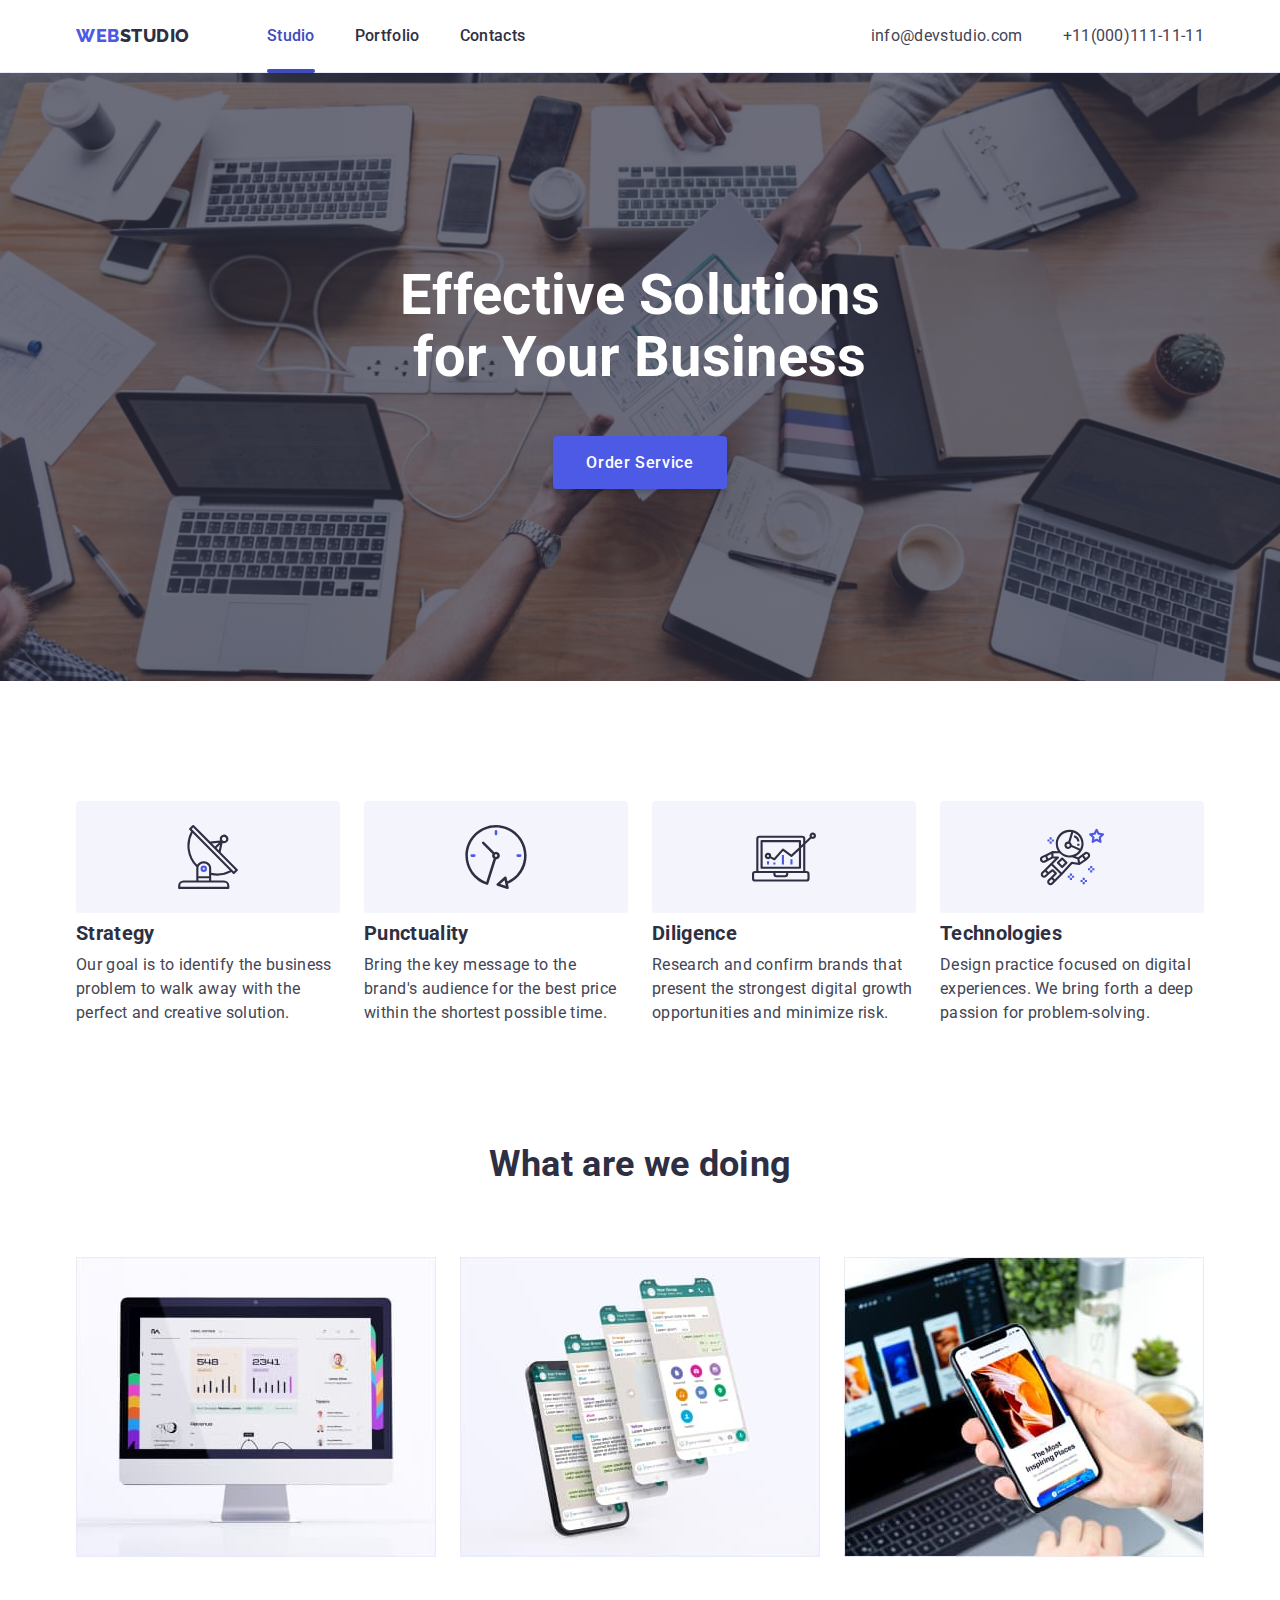
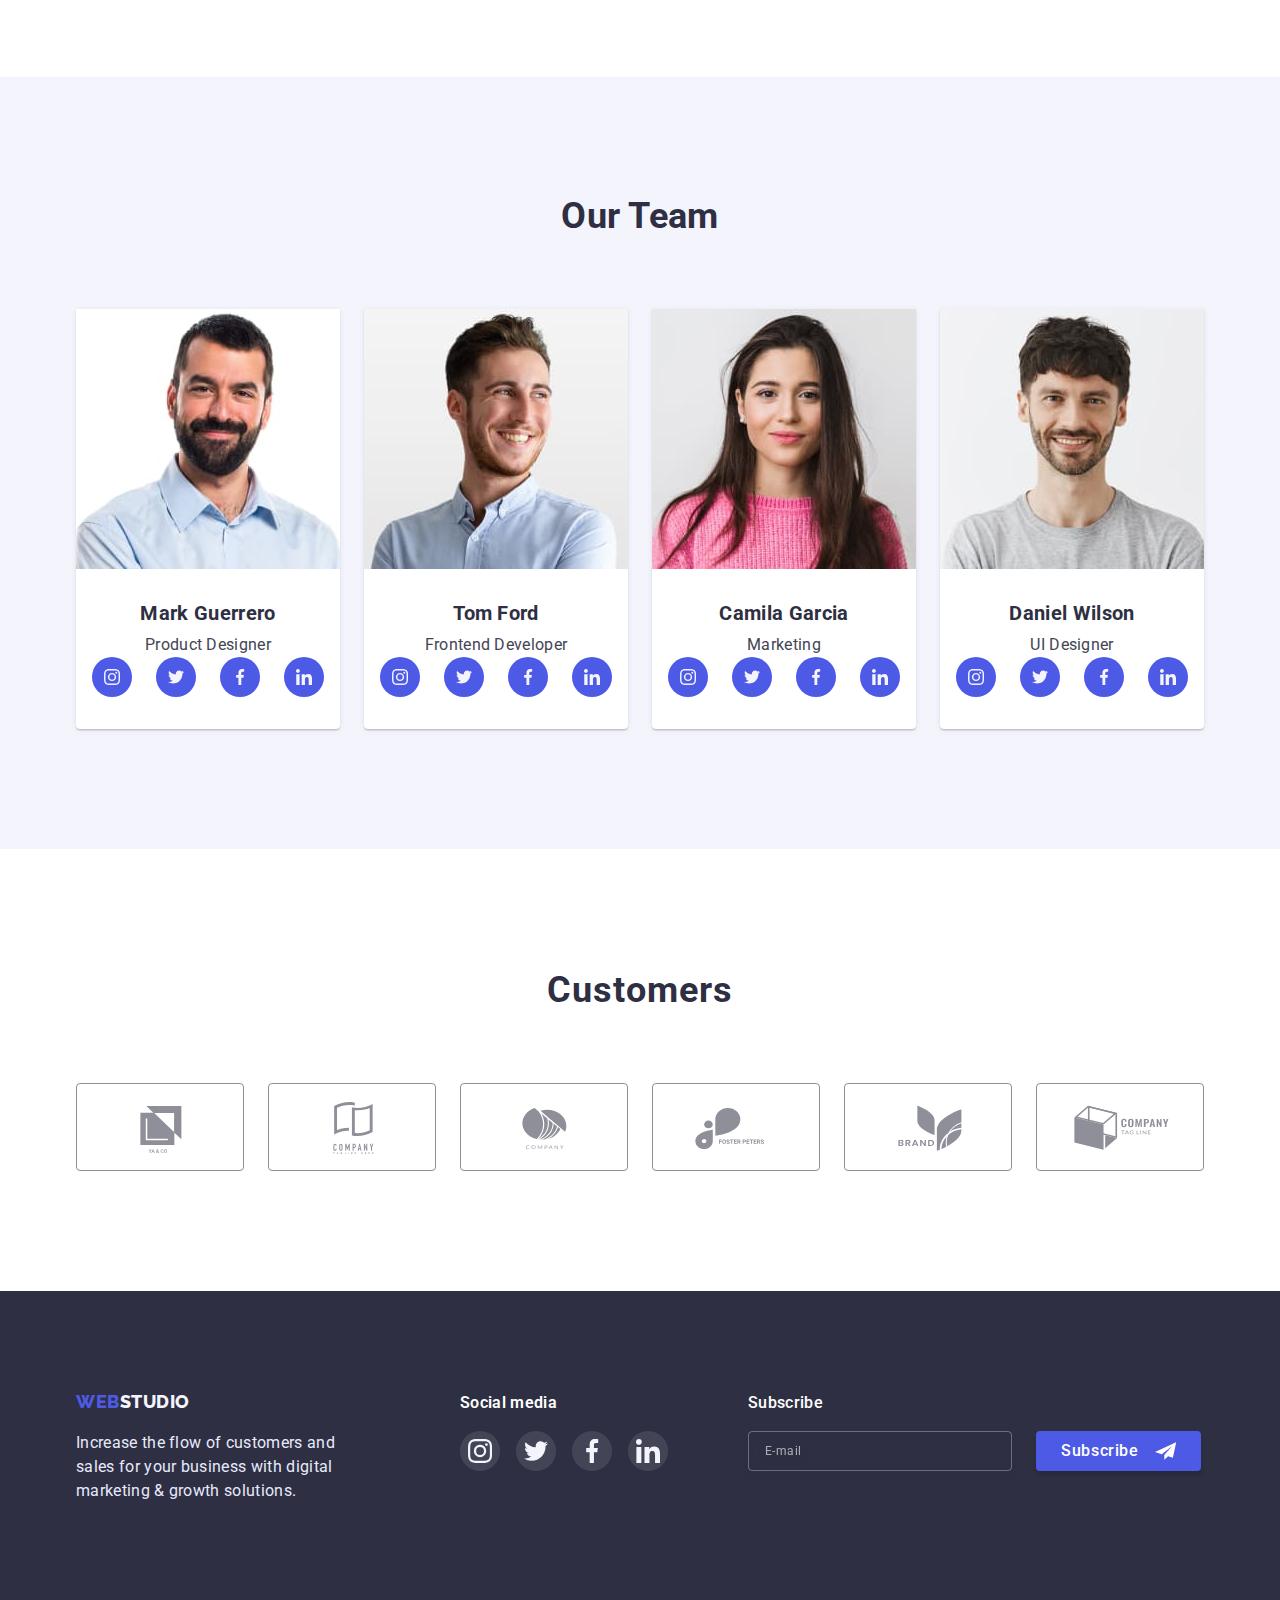
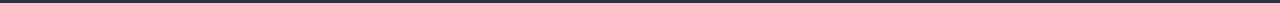
<file: index.html>
<!DOCTYPE html>
<html lang="en">
  <head>
    <meta charset="UTF-8" />
    <meta http-equiv="X-UA-Compatible" content="IE=edge" />
    <meta name="viewport" content="width=device-width, initial-scale=1.0" />
    <title>webstudio</title>
    <link
      href="https://fonts.googleapis.com/css2?family=Raleway:wght@800&family=Roboto:wght@400;500;700;900&display=swap"
      rel="stylesheet"
    />
    <link
      rel="stylesheet"
      href="https://cdnjs.cloudflare.com/ajax/libs/modern-normalize/1.1.0/modern-normalize.min.css"
    />
    <link rel="stylesheet" href="./css/styles.css" />
  </head>
  <body>
    <header class="border-head">
      <div class="container head">
        <nav class="main-nav">
          <a href="./index.html" class="top-logo">
            <span class="style-logo">WEB</span>STUDIO</a
          >
          <ul class="nav">
            <li class="item current">
              <a href="./index.html" class="site-nav site-nav-after">Studio</a>
            </li>
            <li class="item">
              <a href="./portfolio.html" class="site-nav">Portfolio</a>
            </li>
            <li class="item"><a href="" class="site-nav">Contacts</a></li>
          </ul>
        </nav>
        <ul class="nav">
          <li class="item">
            <a href="mailto:info@devstudio.com" class="site-contact"
              >info@devstudio.com</a
            >
          </li>
          <li class="item">
            <a href="tel:+11(000)111-11-11" class="site-contact"
              >+11(000)111-11-11</a
            >
          </li>
        </ul>
      </div>
    </header>
    <main>
      <div class="backdrop is-hidden" data-modal>
        <div class="modal">
          <button type="button" class="btn-close" data-modal-close>
            <svg width="8" height="8">
              <use href="./images/icon.svg#close-black"></use>
            </svg>
          </button>
          <p class="form-topic">
            Leave your contacts and we will call you back
          </p>
          <form class="form">
            <div class="form-field">
              <label for="Name" class="form-label">Name</label>
              <div class="input-wrap">
                <input type="text" id="Name" class="form-input" autofocus />
                <svg class="input-icon" width="22" height="24">
                  <use href="./images/icon.svg#person"></use>
                </svg>
              </div>
            </div>
            <div class="form-field">
              <label for="Phone" class="form-label">Phone</label>
              <div class="input-wrap">
                <input type="tel" id="Phone" class="form-input" />
                <svg class="input-icon" width="22" height="24">
                  <use href="./images/icon.svg#phone"></use>
                </svg>
              </div>
            </div>
            <div class="form-field">
              <label for="Email" class="form-label">Email</label>
              <div class="input-wrap">
                <input type="Email" id="Email" class="form-input" />
                <svg class="input-icon" width="22" height="24">
                  <use href="./images/icon.svg#email"></use>
                </svg>
              </div>
            </div>
            <div class="form-field comment-form">
              <label for="Comment" class="form-label">Comment</label>
              <textarea
                name="Comment"
                id="Comment"
                rows="10"
                placeholder="Text input"
                class="form-comment"
              ></textarea>
            </div>
            <div class="form-police-checkbox">
              <label class="form-policy">
                <input
                  type="checkbox"
                  class="checkbox visually-hidden"
                  required
                />
                <span class="checkbox-icon">
                  <svg class="checkbox-icon-vector" width="10" height="8">
                    <use href="./images/icon.svg#Vector"></use>
                  </svg>
                </span>
                I accept the terms and conditions of the
                <a href="" class="police-link">Privacy Policy</a></label
              >
            </div>
            <button type="submit" class="btn-form">Send</button>
          </form>
        </div>
      </div>
      <section class="hero">
        <div class="container">
          <h1 class="main-title">
            Effective Solutions <br />
            for Your Business
          </h1>
          <button type="button" class="button" data-modal-open>
            Order Service
          </button>
        </div>
      </section>
      <section class="section capabilities">
        <div class="container">
          <h2 class="visually-hidden">capabilities</h2>
          <ul class="display">
            <li class="module">
              <div class="back-icon">
                <svg class="icon" width="64" height="64">
                  <use href="./images/icon.svg#antenna" class="icon"></use>
                </svg>
              </div>
              <h3 class="topic">Strategy</h3>
              <p class="paragraph">
                Our goal is to identify the business problem to walk away with
                the perfect and creative solution.
              </p>
            </li>
            <li class="module">
              <div class="back-icon">
                <svg class="icon" width="64" height="64">
                  <use href="./images/icon.svg#clock" class="icon"></use>
                </svg>
              </div>
              <h3 class="topic">Punctuality</h3>
              <p class="paragraph">
                Bring the key message to the brand's audience for the best price
                within the shortest possible time.
              </p>
            </li>
            <li class="module">
              <div class="back-icon">
                <svg class="icon" width="64" height="64">
                  <use href="./images/icon.svg#diagram" class="icon"></use>
                </svg>
              </div>
              <h3 class="topic">Diligence</h3>
              <p class="paragraph">
                Research and confirm brands that present the strongest digital
                growth opportunities and minimize risk.
              </p>
            </li>
            <li class="module">
              <div class="back-icon">
                <svg class="icon" width="64" height="64">
                  <use href="./images/icon.svg#astronaut"></use>
                </svg>
              </div>
              <h3 class="topic">Technologies</h3>
              <p class="paragraph">
                Design practice focused on digital experiences. We bring forth a
                deep passion for problem-solving.
              </p>
            </li>
          </ul>
        </div>
      </section>
      <section class="section">
        <div class="container">
          <h2 class="main-topic">What are we doing</h2>
          <ul class="display">
            <li class="item">
              <img
                src="./images/computer.jpg"
                alt="a computer"
                width="360"
                height="300"
              />
            </li>
            <li class="item">
              <img
                src="./images/appphone.jpg"
                alt="phone screen"
                width="360"
                height="300"
              />
            </li>
            <li class="item">
              <img
                src="./images/phoneandnotebook.jpg"
                alt="phone and notebook"
                width="360"
                height="300"
              />
            </li>
          </ul>
        </div>
      </section>
      <section class="team section">
        <div class="container">
          <h2 class="main-topic">Our Team</h2>
          <ul class="display">
            <li class="our-team">
              <img
                src="./images/markguerrero.jpg"
                alt="Mark Guerrero"
                width="264"
                height="260"
              />
              <div class="team-name">
                <h3 class="topic">Mark Guerrero</h3>
                <p class="paragraph">Product Designer</p>
                <ul class="display-soc">
                  <li class="soc">
                    <a href="" class="soc-link">
                      <svg class="soc-icon" width="16" height="16">
                        <use href="./images/icon.svg#instagram"></use>
                      </svg>
                    </a>
                  </li>
                  <li class="soc">
                    <a href="" class="soc-link">
                      <svg class="soc-icon" width="16" height="16">
                        <use href="./images/icon.svg#twitter"></use>
                      </svg>
                    </a>
                  </li>
                  <li class="soc">
                    <a href="" class="soc-link">
                      <svg class="soc-icon" width="16" height="16">
                        <use href="./images/icon.svg#facebook"></use>
                      </svg>
                    </a>
                  </li>
                  <li class="soc">
                    <a href="" class="soc-link">
                      <svg class="soc-icon" width="16" height="16">
                        <use href="./images/icon.svg#linkedin"></use>
                      </svg>
                    </a>
                  </li>
                </ul>
              </div>
            </li>
            <li class="our-team">
              <img
                src="./images/tomford.jpg"
                alt="Tom Ford"
                width="264"
                height="260"
              />
              <div class="team-name">
                <h3 class="topic">Tom Ford</h3>
                <p class="paragraph">Frontend Developer</p>
                <ul class="display-soc">
                  <li class="soc">
                    <a href="" class="soc-link">
                      <svg class="soc-icon" width="16" height="16">
                        <use href="./images/icon.svg#instagram"></use>
                      </svg>
                    </a>
                  </li>
                  <li class="soc">
                    <a href="" class="soc-link">
                      <svg class="soc-icon" width="16" height="16">
                        <use href="./images/icon.svg#twitter"></use>
                      </svg>
                    </a>
                  </li>
                  <li class="soc">
                    <a href="" class="soc-link">
                      <svg class="soc-icon" width="16" height="16">
                        <use href="./images/icon.svg#facebook"></use>
                      </svg>
                    </a>
                  </li>
                  <li class="soc">
                    <a href="" class="soc-link">
                      <svg class="soc-icon" width="16" height="16">
                        <use href="./images/icon.svg#linkedin"></use>
                      </svg>
                    </a>
                  </li>
                </ul>
              </div>
            </li>
            <li class="our-team">
              <img
                src="./images/camilagarcia.jpg"
                alt="Camila Garcia"
                width="264"
                height="260"
              />
              <div class="team-name">
                <h3 class="topic">Camila Garcia</h3>
                <p class="paragraph">Marketing</p>
                <ul class="display-soc">
                  <li class="soc">
                    <a href="" class="soc-link">
                      <svg class="soc-icon" width="16" height="16">
                        <use href="./images/icon.svg#instagram"></use>
                      </svg>
                    </a>
                  </li>
                  <li class="soc">
                    <a href="" class="soc-link">
                      <svg class="soc-icon" width="16" height="16">
                        <use href="./images/icon.svg#twitter"></use>
                      </svg>
                    </a>
                  </li>
                  <li class="soc">
                    <a href="" class="soc-link">
                      <svg class="soc-icon" width="16" height="16">
                        <use href="./images/icon.svg#facebook"></use>
                      </svg>
                    </a>
                  </li>
                  <li class="soc">
                    <a href="" class="soc-link">
                      <svg class="soc-icon" width="16" height="16">
                        <use href="./images/icon.svg#linkedin"></use>
                      </svg>
                    </a>
                  </li>
                </ul>
              </div>
            </li>
            <li class="our-team">
              <img
                src="./images/danielwilson.jpg"
                alt="Daniel Wilson"
                width="264"
                height="260"
              />
              <div class="team-name">
                <h3 class="topic">Daniel Wilson</h3>
                <p class="paragraph">UI Designer</p>
                <ul class="display-soc">
                  <li class="soc">
                    <a href="" class="soc-link">
                      <svg class="soc-icon" width="16" height="16">
                        <use href="./images/icon.svg#instagram"></use>
                      </svg>
                    </a>
                  </li>
                  <li class="soc">
                    <a href="" class="soc-link">
                      <svg class="soc-icon" width="16" height="16">
                        <use href="./images/icon.svg#twitter"></use>
                      </svg>
                    </a>
                  </li>
                  <li class="soc">
                    <a href="" class="soc-link">
                      <svg class="soc-icon" width="16" height="16">
                        <use href="./images/icon.svg#facebook"></use>
                      </svg>
                    </a>
                  </li>
                  <li class="soc">
                    <a href="" class="soc-link">
                      <svg class="soc-icon" width="16" height="16">
                        <use href="./images/icon.svg#linkedin"></use>
                      </svg>
                    </a>
                  </li>
                </ul>
              </div>
            </li>
          </ul>
        </div>
      </section>
      <section class="section">
        <div class="container">
          <h2 class="customers">Customers</h2>
          <ul class="display-client">
            <li class="client">
              <a href="" class="client-link">
                <svg class="client-icon" width="104" height="56">
                  <use href="./images/icon.svg#ya-co"></use>
                </svg>
              </a>
            </li>
            <li class="client">
              <a href="" class="client-link">
                <svg class="client-icon" width="104" height="56">
                  <use href="./images/icon.svg#tagline-here"></use>
                </svg>
              </a>
            </li>
            <li class="client">
              <a href="" class="client-link">
                <svg class="client-icon" width="104" height="56">
                  <use href="./images/icon.svg#company"></use>
                </svg>
              </a>
            </li>
            <li class="client">
              <a href="" class="client-link">
                <svg class="client-icon" width="104" height="56">
                  <use href="./images/icon.svg#foster-peters"></use>
                </svg>
              </a>
            </li>
            <li class="client">
              <a href="" class="client-link">
                <svg class="client-icon" width="104" height="56">
                  <use href="./images/icon.svg#brand"></use>
                </svg>
              </a>
            </li>
            <li class="client">
              <a href="" class="client-link">
                <svg class="client-icon" width="104" height="56">
                  <use href="./images/icon.svg#tag-line"></use>
                </svg>
              </a>
            </li>
          </ul>
        </div>
      </section>
    </main>
    <footer class="bottom">
      <div class="container bottom-display">
        <div class="description">
          <a href="./index.html" class="logo"
            ><span class="style-logo">WEB</span>STUDIO</a
          >
          <p class="text">
            Increase the flow of customers and sales for your business with
            digital marketing & growth solutions.
          </p>
        </div>
        <div>
          <h3 class="social-media">Social media</h3>
          <ul class="display-soc-footer">
            <li class="soc-footer">
              <a class="soc-footer-link" href="">
                <svg width="24" height="24">
                  <use href="./images/icon.svg#instagram"></use>
                </svg>
              </a>
            </li>
            <li class="soc-footer">
              <a class="soc-footer-link" href="">
                <svg width="24" height="24">
                  <use href="./images/icon.svg#twitter"></use>
                </svg>
              </a>
            </li>
            <li class="soc-footer">
              <a class="soc-footer-link" href="">
                <svg width="24" height="24">
                  <use href="./images/icon.svg#facebook"></use>
                </svg>
              </a>
            </li>
            <li class="soc-footer">
              <a class="soc-footer-link" href="">
                <svg width="24" height="24">
                  <use href="./images/icon.svg#linkedin"></use>
                </svg>
              </a>
            </li>
          </ul>
        </div>
        <div aria-labelledby="contact-details-head" class="form-footer">
          <p class="topic-subscribe">Subscribe</p>
          <form class="form-footer-subscribe">
            <label>
              <input type="email" placeholder="E-mail" class="emeil-footer" />
            </label>
            <button type="submit" class="btn-subscribe">
              <span class="btn-text">Subscribe</span>
              <svg class="btn-icon" width="24" height="24">
                <use href="./images/icon.svg#Frame"></use>
              </svg>
            </button>
          </form>
        </div>
      </div>
    </footer>
    <script src="./js/modal.js"></script>
  </body>
</html>
</file>
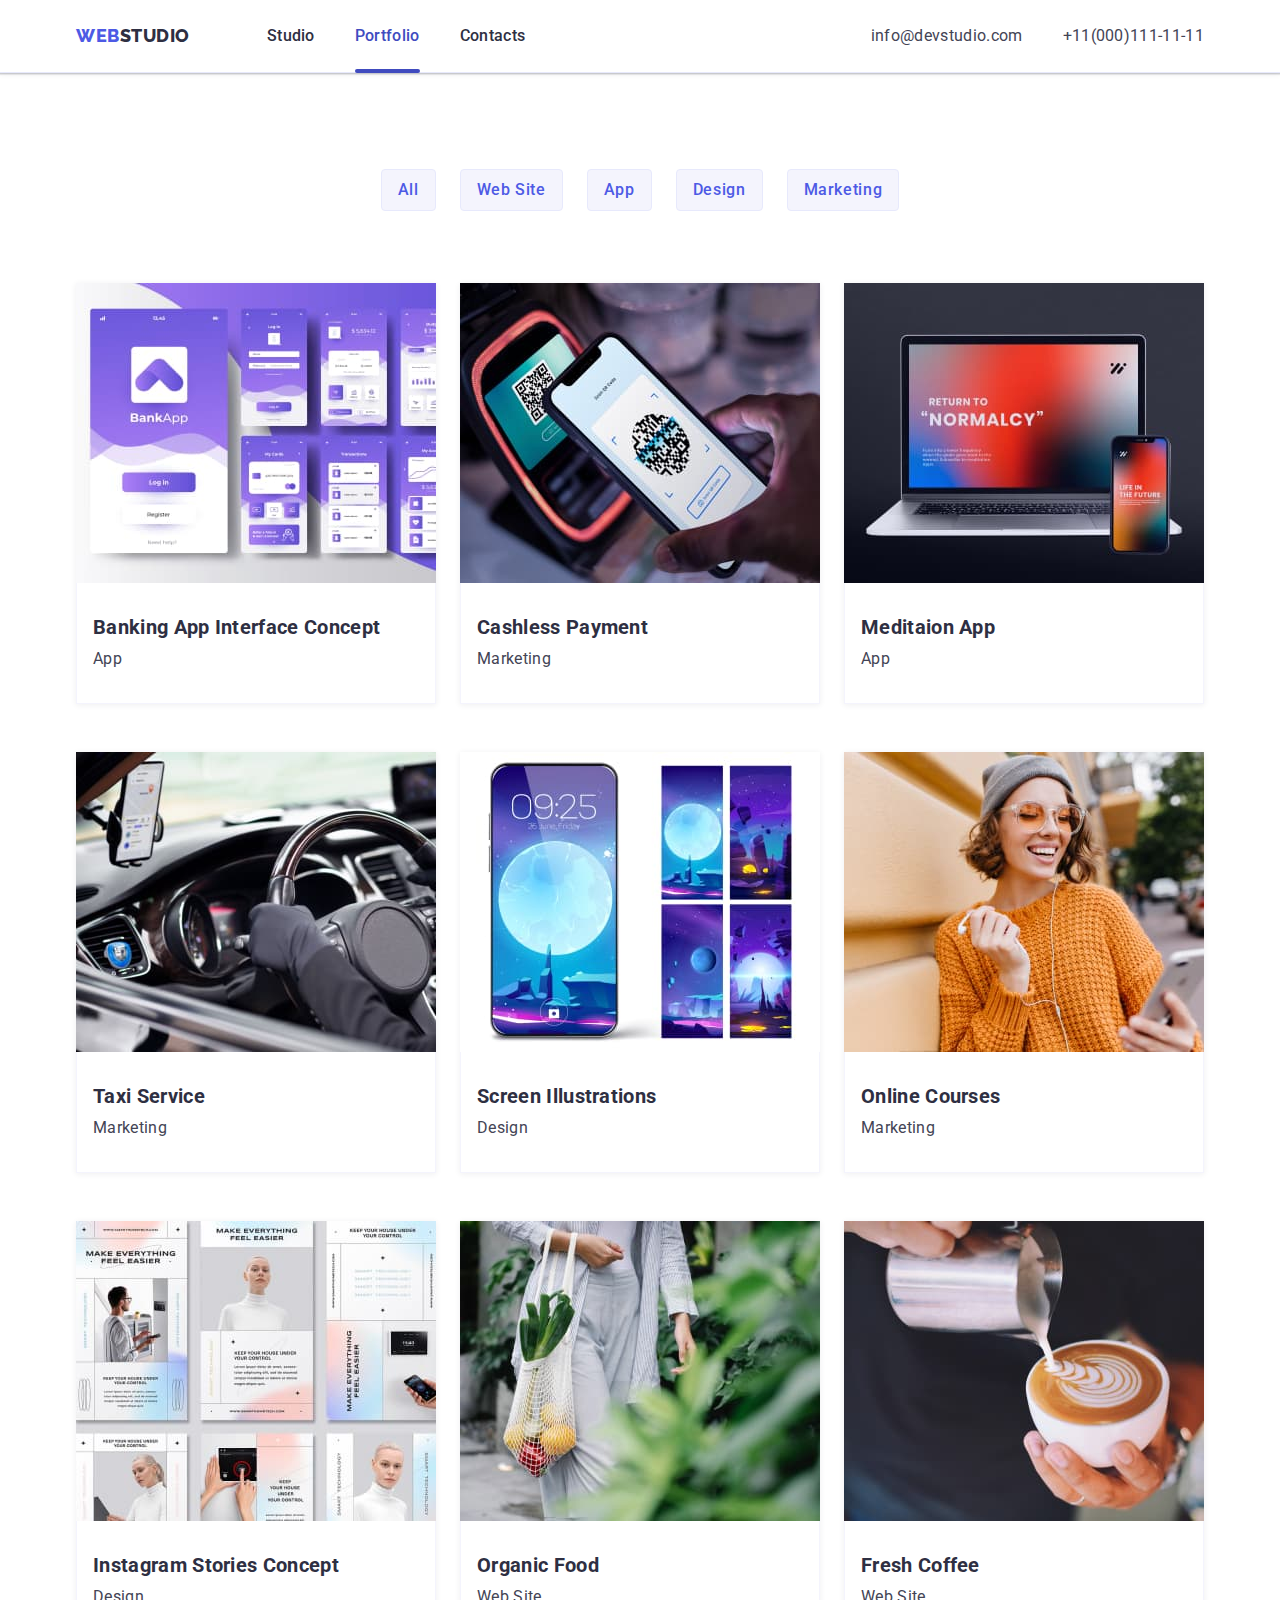
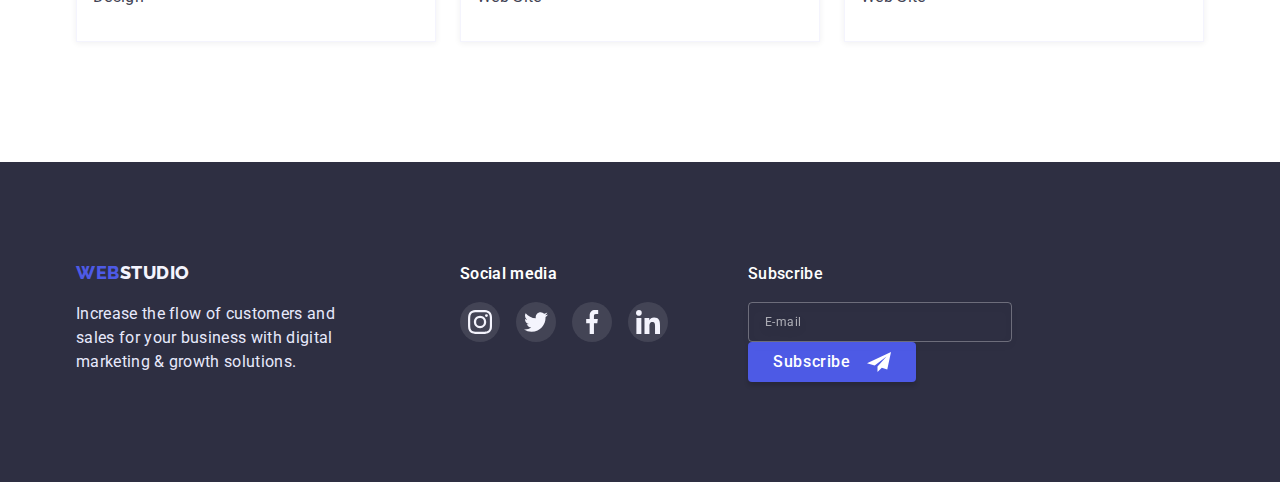
<file: portfolio.html>
<!DOCTYPE html>
<html lang="en">
  <head>
    <meta charset="UTF-8" />
    <meta http-equiv="X-UA-Compatible" content="IE=edge" />
    <meta name="viewport" content="width=device-width, initial-scale=1.0" />
    <title>webstudio</title>
    <link
      href="https://fonts.googleapis.com/css2?family=Raleway:wght@800&family=Roboto:wght@400;500;700;900&display=swap"
      rel="stylesheet"
    />
    <link
      rel="stylesheet"
      href="https://cdnjs.cloudflare.com/ajax/libs/modern-normalize/1.1.0/modern-normalize.min.css"
    />
    <link rel="stylesheet" href="./css/styles.css" />
  </head>
  <body>
    <header class="border-head">
      <div class="container head">
        <nav class="main-nav">
          <a href="./index.html" class="top-logo">
            <span class="style-logo">WEB</span>STUDIO</a
          >
          <ul class="nav">
            <li class="item">
              <a href="./index.html" class="site-nav">Studio</a>
            </li>
            <li class="item current">
              <a href="./portfolio.html" class="site-nav site-nav-after"
                >Portfolio</a
              >
            </li>
            <li class="item"><a href="" class="site-nav">Contacts</a></li>
          </ul>
        </nav>
        <ul class="nav">
          <li class="item">
            <a href="mailto:info@devstudio.com" class="site-contact"
              >info@devstudio.com</a
            >
          </li>
          <li class="item">
            <a href="tel:+11(000)111-11-11" class="site-contact"
              >+11(000)111-11-11</a
            >
          </li>
        </ul>
      </div>
    </header>
    <main>
      <section class="section gallery">
        <div class="container">
          <h1 class="visually-hidden">portfolio</h1>
          <ul class="btn">
            <li class="item">
              <button type="button" class="filter">All</button>
            </li>
            <li class="item">
              <button type="button" class="filter">Web Site</button>
            </li>
            <li class="item">
              <button type="button" class="filter">App</button>
            </li>
            <li class="item">
              <button type="button" class="filter">Design</button>
            </li>
            <li class="item">
              <button type="button" class="filter">Marketing</button>
            </li>
          </ul>
          <ul class="flex-container">
            <li class="flex-element">
              <a href="" class="cards">
                <div class="overlay">
                  <img
                    class="card-img"
                    src="./images/bank-app.jpg"
                    alt="bank-app"
                    width="360"
                    height="300"
                  />
                  <div class="overlay-hover">
                    <p class="content">
                      14 Stylish and User-Friendly App Design Concepts · Task
                      Manager App · Calorie Tracker App · Exotic Fruit Ecommerce
                      App · Cloud Storage App
                    </p>
                  </div>
                </div>
                <div class="cards-name">
                  <h2 class="topic">Banking App Interface Concept</h2>
                  <p class="paragraph">App</p>
                </div>
              </a>
            </li>
            <li class="flex-element">
              <a href="" class="cards">
                <div class="overlay">
                  <img
                    class="card-img"
                    src="./images/cashless-payment.jpg"
                    alt="cashless-payment"
                    width="360"
                    height="300"
                  />
                  <div class="overlay-hover">
                    <p class="content">
                      14 Stylish and User-Friendly App Design Concepts · Task
                      Manager App · Calorie Tracker App · Exotic Fruit Ecommerce
                      App · Cloud Storage App
                    </p>
                  </div>
                </div>
                <div class="cards-name">
                  <h2 class="topic">Cashless Payment</h2>
                  <p class="paragraph">Marketing</p>
                </div>
              </a>
            </li>
            <li class="flex-element">
              <a href="" class="cards">
                <div class="overlay">
                  <img
                    class="card-img"
                    src="./images/meditaion-app.jpg"
                    alt="meditaion-app"
                    width="360"
                    height="300"
                  />
                  <div class="overlay-hover">
                    <p class="content">
                      14 Stylish and User-Friendly App Design Concepts · Task
                      Manager App · Calorie Tracker App · Exotic Fruit Ecommerce
                      App · Cloud Storage App
                    </p>
                  </div>
                </div>
                <div class="cards-name">
                  <h2 class="topic">Meditaion App</h2>
                  <p class="paragraph">App</p>
                </div>
              </a>
            </li>
            <li class="flex-element">
              <a href="" class="cards">
                <div class="overlay">
                  <img
                    class="card-img"
                    src="./images/taxi-service.jpg"
                    alt="taxi-service"
                    width="360"
                    height="300"
                  />
                  <div class="overlay-hover">
                    <p class="content">
                      14 Stylish and User-Friendly App Design Concepts · Task
                      Manager App · Calorie Tracker App · Exotic Fruit Ecommerce
                      App · Cloud Storage App
                    </p>
                  </div>
                </div>
                <div class="cards-name">
                  <h2 class="topic">Taxi Service</h2>
                  <p class="paragraph">Marketing</p>
                </div>
              </a>
            </li>
            <li class="flex-element">
              <a href="" class="cards">
                <div class="overlay">
                  <img
                    class="card-img"
                    src="./images/screen-illustrations.jpg"
                    alt="screen-illustrations"
                    width="360"
                    height="300"
                  />
                  <div class="overlay-hover">
                    <p class="content">
                      14 Stylish and User-Friendly App Design Concepts · Task
                      Manager App · Calorie Tracker App · Exotic Fruit Ecommerce
                      App · Cloud Storage App
                    </p>
                  </div>
                </div>
                <div class="cards-name">
                  <h2 class="topic">Screen Illustrations</h2>
                  <p class="paragraph">Design</p>
                </div>
              </a>
            </li>
            <li class="flex-element">
              <a href="" class="cards">
                <div class="overlay">
                  <img
                    class="card-img"
                    src="./images/online-courses.jpg"
                    alt="online-courses"
                    width="360"
                    height="300"
                  />
                  <div class="overlay-hover">
                    <p class="content">
                      14 Stylish and User-Friendly App Design Concepts · Task
                      Manager App · Calorie Tracker App · Exotic Fruit Ecommerce
                      App · Cloud Storage App
                    </p>
                  </div>
                </div>
                <div class="cards-name">
                  <h2 class="topic">Online Courses</h2>
                  <p class="paragraph">Marketing</p>
                </div>
              </a>
            </li>
            <li class="flex-element">
              <a href="" class="cards">
                <div class="overlay">
                  <img
                    class="card-img"
                    src="./images/concept.jpg"
                    alt="instagram-stories-concept"
                    width="360"
                    height="300"
                  />
                  <div class="overlay-hover">
                    <p class="content">
                      14 Stylish and User-Friendly App Design Concepts · Task
                      Manager App · Calorie Tracker App · Exotic Fruit Ecommerce
                      App · Cloud Storage App
                    </p>
                  </div>
                </div>
                <div class="cards-name">
                  <h2 class="topic">Instagram Stories Concept</h2>
                  <p class="paragraph">Design</p>
                </div>
              </a>
            </li>
            <li class="flex-element">
              <a href="" class="cards">
                <div class="overlay">
                  <img
                    class="card-img"
                    src="./images/organic-food.jpg"
                    alt="organic-food"
                    width="360"
                    height="300"
                  />
                  <div class="overlay-hover">
                    <p class="content">
                      14 Stylish and User-Friendly App Design Concepts · Task
                      Manager App · Calorie Tracker App · Exotic Fruit Ecommerce
                      App · Cloud Storage App
                    </p>
                  </div>
                </div>
                <div class="cards-name">
                  <h3 class="topic">Organic Food</h3>
                  <p class="paragraph">Web Site</p>
                </div>
              </a>
            </li>
            <li class="flex-element">
              <a href="" class="cards">
                <div class="overlay">
                  <img
                    class="card-img"
                    src="./images/coffee.jpg"
                    alt="fresh-coffee"
                    width="360"
                    height="300"
                  />
                  <div class="overlay-hover">
                    <p class="content">
                      14 Stylish and User-Friendly App Design Concepts · Task
                      Manager App · Calorie Tracker App · Exotic Fruit Ecommerce
                      App · Cloud Storage App
                    </p>
                  </div>
                </div>
                <div class="cards-name">
                  <h3 class="topic">Fresh Coffee</h3>
                  <p class="paragraph">Web Site</p>
                </div>
              </a>
            </li>
          </ul>
        </div>
      </section>
    </main>
    <footer class="bottom">
      <div class="container bottom-display">
        <div class="description">
          <a href="./index.html" class="logo"
            ><span class="style-logo">WEB</span>STUDIO</a
          >
          <p class="text">
            Increase the flow of customers and sales for your business with
            digital marketing & growth solutions.
          </p>
        </div>
        <div>
          <h3 class="social-media">Social media</h3>
          <ul class="display-soc-footer">
            <li class="soc-footer">
              <a class="soc-footer-link" href="">
                <svg width="24" height="24">
                  <use href="./images/icon.svg#instagram"></use>
                </svg>
              </a>
            </li>
            <li class="soc-footer">
              <a class="soc-footer-link" href="">
                <svg width="24" height="24">
                  <use href="./images/icon.svg#twitter"></use>
                </svg>
              </a>
            </li>
            <li class="soc-footer">
              <a class="soc-footer-link" href="">
                <svg width="24" height="24">
                  <use href="./images/icon.svg#facebook"></use>
                </svg>
              </a>
            </li>
            <li class="soc-footer">
              <a class="soc-footer-link" href="">
                <svg width="24" height="24">
                  <use href="./images/icon.svg#linkedin"></use>
                </svg>
              </a>
            </li>
          </ul>
        </div>
        <div aria-labelledby="contact-details-head" class="form-footer">
          <p class="topic-subscribe">Subscribe</p>
          <form class="form">
            <label>
              <input type="email" placeholder="E-mail" class="emeil-footer" />
            </label>
            <button type="submit" class="btn-subscribe">
              <span class="btn-text">Subscribe</span>
              <svg class="btn-icon" width="24" height="24">
                <use href="./images/icon.svg#Frame"></use>
              </svg>
            </button>
          </form>
        </div>
      </div>
    </footer>
  </body>
</html>
</file>
<file: css/styles.css>
:root {
  --primary-brand: #4d5ae5;
  --body-text: #434455;
  --Headings: #2e2f42;
  --timing-function: cubic-bezier(0.4, 0, 0.2, 1);
  --duration: 250ms;

}

ul {
  list-style: none;

  padding: 0;
  margin-top: 0;
  margin-bottom: 0;
}

a {
  text-decoration: none;
}

img {
  display: block;
  max-width: 100%;
}

textarea {
  resize: none;
}

body {
  margin: 0;

  color: var(--body-text);
  background-color: #ffffff;
  font-family: "roboto", sans-serif;
  font-size: 16px;
  line-height: 1.5;
  letter-spacing: 0.02em;
}

.backdrop {
  position: fixed;
  width: 100%;
  height: 100%;
  left: 0px;
  top: 0px;
  z-index: 100;

  opacity: 1;
  transition: opacity var(--duration) var(--timing-function), 
  visibility var(--duration) var(--timing-function);

  background-color: rgba(46, 47, 66, 0.4);
}

.backdrop.is-hidden {
  visibility: hidden;
  opacity: 0;
  pointer-events: none;
}

.backdrop.is-hidden .modal {
transform: translate(-50%, -50%) scale(0.7);
}

.modal {
  position: absolute;
  top: 50%;
  left: 50%;
  transform: translate(-50%, -50%) scale(1);
  transition: transform var(--duration) var(--timing-function);

  min-width: 408px;
  min-height: 576px;
  padding: 72px 24px 24px 24px;

  background-color: #fcfcfc;
  box-shadow: 
  0px 1px 1px rgba(0, 0, 0, 0.14), 
  0px 1px 3px rgba(0, 0, 0, 0.12), 
  0px 2px 1px rgba(0, 0, 0, 0.2);
  border-radius: 4px;
}

.form {
  width: 360px;
  margin-left: auto;
}

.form-topic {
  margin-left: auto;
  margin-right: auto;
  margin-top: 0px;
  margin-bottom: 16px;

  font-weight: 500;
  color: var(--Headings);
  font-size: 16px;
  line-height: 1.2;
  letter-spacing: 0.02em;
  text-align: center;
}

.form-field {
  display: flex;
  flex-direction: column;
  margin-bottom: 8px;
}

.form-input {
  width: 100%;
  height: 40px;
 margin: 0;
padding: 8px 38px;
border: 1px solid rgba(33, 33, 33, 0.2);
border-radius: 4px;
font-size: 12px;
  line-height: 1.3;
  letter-spacing: 0.04em;
  outline: none;
  background-color: transparent;
  transition: border var(--duration) var(--timing-function);
}

.form-input:focus,
.form-input:hover {
  border: 1px solid var(--primary-brand);
}

.form-label {
  margin-bottom: 4px;

  color: #8E8F99;
  font-size: 12px;
  line-height: 1.3;
  letter-spacing: 0.04em;
}

.input-icon {
  position: absolute;
  left: 16px;
  top: 50%;
  transform: translateY(-50%);

  fill: var(--Headings);
  transition: fill var(--duration) var(--timing-function);
}

.form-input:focus+.input-icon,
.form-input:hover+.input-icon {
  fill: var(--primary-brand);
}

.input-wrap {
  position: relative;
}

.form-comment {
  padding: 8px 16px;
  margin: 0;
  width: 100%;
  height: 120px;

  border: 1px solid rgba(33, 33, 33, 0.2);
  border-radius: 4px;
  font-size: 12px;
  line-height: 1.3;
  letter-spacing: 0.04em;
  outline: none;
  background-color: transparent;
  transition: border var(--duration) var(--timing-function);
}

.form-comment:focus,
.form-comment:hover {
  border: 1px solid #4D5AE5;
}

.comment-form {
  margin-bottom: 16px;
}

.form-policy {
  display: flex;
  align-items: center;
  /* margin-top: 16px;
  margin-bottom: 24px; */

  font-size: 12px;
  line-height: 1.3;
  letter-spacing: 0.04em;
  font-weight: 400;
  color: #757575;
}

.form-police-checkbox {
  margin-bottom: 24px;
}

.checkbox-icon {
width: 16px;
  height: 16px;
  margin-right: 8px;

  display: flex;
    flex-wrap: wrap;
    align-content: center;
    justify-content: center;

  border-radius: 2px;
border: 1.25px solid #2E2F42;
transition: fill var(--duration) var(--timing-function),
    border var(--duration) var(--timing-function),
    background-color var(--duration) var(--timing-function);
}

.checkbox:checked + .checkbox-icon {
  border: none;
  background-color: var(--primary-brand);

}

.police-link {
  color: var(--primary-brand);
  margin-left: 4px;
}

.btn-form {
  display: block;
  transition-property: background-color, box-shadow;
    transition-duration: var(--duration);
    transition-timing-function: var(--timing-function);
  
    padding: 16px 32px;
    min-width: 169px;
    margin-left: auto;
    margin-right: auto;
  
    cursor: pointer;
    color: #ffffff;
    background-color: var(--primary-brand);
    box-shadow: 0px 4px 4px rgba(0, 0, 0, 0.15);
    font-family: "Roboto", sans-serif;
    font-weight: 500;
    font-size: 16px;
    line-height: 1.2;
    letter-spacing: 0.04em;
    cursor: pointer;
    border-radius: 4px;
    border: 1px solid transparent;
}

.btn-form:hover {
  background-color: #404BBF;
  box-shadow:
    0px 1px 6px rgba(46, 47, 66, 0.08),
    0px 1px 1px rgba(46, 47, 66, 0.16),
    0px 2px 1px rgba(46, 47, 66, 0.08);
}

.btn-form:active {
  background-color: #404bbf;
}

/* .btn-form {
  display: flex;
  justify-content: center;
  margin-top: 24px;
  margin-left: auto;
  margin-right: auto;
} */

textarea::placeholder {
  font-size: 12px;
  line-height: 1.3;
  letter-spacing: 0.04em;
  color: rgba(117, 117, 117, 0.5);
}

.btn-close {
  position: absolute;
  top: 24px;
  right: 24px;
  transition: background-color var(--duration) var(--timing-function),
  fill var(--duration) var(--timing-function);

  display: flex;

  width: 24px;
  height: 24px;
  margin-left: auto;
  margin-right: auto;

  justify-content: center;
  align-items: center;
  background: #E7E9FC;
  border: 1px solid rgba(0, 0, 0, 0.1);
  border-radius: 50%;
  cursor: pointer;
}

.btn-close:hover,
.btn-close:focus {
  background-color: #404BBF;
  fill: #ffffff;
}

.top-logo {
  margin-right: 77px;

  color: #2e2f42;
  font-family: "Raleway", sans-serif;
  font-weight: 800;
  font-size: 18px;
  line-height: 1.3;
  letter-spacing: 0.03em;
}

.style-logo {
  color: var(--primary-brand);
}

.site-nav {
  transition: color var(--duration) var(--timing-function);
  display: inline-block;
  
  padding-top: 24px;
  padding-bottom: 24px;
  
  color: var(--Headings);
  font-weight: 500;
}

.current {
  position: relative;
}

.site-nav-after {
  color: #404BBF;
}

.site-nav-after::after {
  position: absolute;
  bottom: -1px;
  left: 0;

  content: '';
  display: inline-block;

  width: 100%;
  height: 4px;

  background-color: #404BBF;
  border-radius: 2px;
}



.site-nav:hover,
.site-nav:focus {
  color: #404BBF;
}

.site-nav:active {
  color: var(--primary-brand);
}

.nav {
  display: flex;
}

.nav .item:not(:last-child) {
  margin-right: 40px;
}

.main-nav {
  display: flex;
  margin-right: auto;
  align-items: center;
}

.head {
  display: flex;
  align-items: flex-start;
}

.border-head {
  background-color: #ffffff;
  box-shadow: 
  0px 2px 1px rgba(46, 47, 66, 0.08),
    0px 1px 1px rgba(46, 47, 66, 0.16), 
    0px 1px 6px rgba(46, 47, 66, 0.08);
  border-bottom: 1px solid #E7E9FC;
}

.site-contact {
  display: inline-block;

  transition: color var(--duration) var(--timing-function);

  padding-top: 24px;
  padding-bottom: 24px;
  
  
  color: var(--body-text);
}

.site-contact:hover,
.site-contact:focus {
  color: var(--primary-brand);
}

.main-title {
  margin-top: 0;
  margin-bottom: 48px;

  font-weight: 700;
  font-size: 56px;
  line-height: 1.1;
}

.hero {
  color: #ffffff;
  background-color: #2e2f42;
  text-align: center;

  background-image: linear-gradient(
      rgba(46, 47, 66, 0.7),
      rgba(46, 47, 66, 0.7)
    ),
    url(../images/people-office.jpg);
  background-repeat: no-repeat;
  background-size: cover;
  background-position: center;

  max-width: 1440px;
  margin-left: auto;
  margin-right: auto;
  padding-top: 192px;
  padding-bottom: 192px;
}

.button {
  display: inline-block;
  transition-property: background-color, box-shadow;
  transition-duration: var(--duration);
  transition-timing-function: var(--timing-function);

  padding: 16px 32px;
  min-width: 169px;;

  color: #ffffff;
  background-color: var(--primary-brand);
  box-shadow: 0px 4px 4px rgba(0, 0, 0, 0.15);
  font-family: "Roboto", sans-serif;
  font-weight: 500;
  font-size: 16px;
  line-height: 1.2;
  letter-spacing: 0.04em;
  cursor: pointer;
  border-radius: 4px;
  border: 1px solid transparent;
}

.button:hover {
  background-color: #404BBF;
  box-shadow: 
  0px 1px 6px rgba(46, 47, 66, 0.08),
    0px 1px 1px rgba(46, 47, 66, 0.16), 
    0px 2px 1px rgba(46, 47, 66, 0.08);
}

.button:active {
  background-color: #404bbf;
}

.visually-hidden {
  position: absolute;
  white-space: nowrap;
  width: 1px;
  height: 1px;
  overflow: hidden;
  border: 0;
  padding: 0;
  clip: rect(0 0 0 0);
  clip-path: inset(50%);
  margin: -1px;
}

.team {
  background-color: #f4f4fd;
}

.main-topic {
  color: var(--Headings);
  font-size: 36px;
  line-height: 1.1;

  padding: 0;
  margin-top: 0;
  margin-bottom: 72px;
  text-align: center;
}

.topic {
  color: var(--Headings);
  font-size: 20px;
  line-height: 1.2;

  padding: 0;
  margin-top: 0;
  margin-bottom: 8px;
}

.display {
  display: flex;
}

.display .module {
  width: 264px;
}

.display .module + .module {
  margin-left: 24px;
}

.back-icon {
  background: #f4f4fd;
  border-radius: 4px;
  width: 264px;
  height: 112px;
  display: flex;
  justify-content: center;
  align-items: center;
  margin-bottom: 8px;
}

.display .item + .item {
  margin-left: 24px;
}

.display .our-team + .our-team {
  margin-left: 24px;
}

.our-team {
  text-align: center;

  box-shadow: 
  0px 1px 6px rgba(46, 47, 66, 0.08),
    0px 1px 1px rgba(46, 47, 66, 0.16), 
    0px 2px 1px rgba(46, 47, 66, 0.08);
  border-radius: 0px 0px 4px 4px;
  background-color: #ffffff;
}

.team-name {
  padding-top: 32px;
  padding-bottom: 32px;
}

.soc {
  width: 40px;
  height: 40px;
}

.soc-link {
  display: flex;
  align-items: center;
  justify-content: center;
  transition: background-color var(--duration) var(--timing-function);

  background: var(--primary-brand);
  width: 100%;
  height: 100%;
  border-radius: 50%;
}

.soc-link:hover,
.soc-link:focus {
  background-color: #404BBF;
}

.display-soc {
  display: flex;
  gap: 24px;
  justify-content: center;
}

.logo {
  color: #f4f4fd;
  font-family: "Raleway", sans-serif;
  font-weight: 800;
  font-size: 18px;
  line-height: 1.2;
  letter-spacing: 0.03em;
}

.bottom {
  background-color: #2e2f42;
  padding-top: 100px;
  padding-bottom: 100px;
}

.text {
  flex-wrap: wrap;
  margin-top: 16px;
  margin-bottom: 0;
  width: 264px;

  color: #e7e9fc;
}

.description {
  margin-right: 120px;
}

.social-media {
  margin-top: 0;
  margin-bottom: 16px;

  font-family: "Roboto", sans-serif;
  font-weight: 600;
  font-size: 16px;
  line-height: 24px;
  letter-spacing: 0.02em;
  color: #ffffff;
}

.bottom-display {
  display: flex;
  align-items: flex-start;
}

.soc-footer {
  width: 40px;
  height: 40px;
}

.soc-footer-link {  
  display: flex;
  align-items: center;
  justify-content: center;
  transition: background-color var(--duration) var(--timing-function);

  background: rgba(255, 255, 255, 0.1);
  width: 100%;
  height: 100%;
  border-radius: 50%;
}

.soc-footer-link:hover,
.soc-footer-link:focus {
  background-color: #31d0aa;
}

.display-soc-footer {
  display: flex;
  gap: 16px;
}

.customers {
  margin-top: 0;
  margin-bottom: 72px;

  font-family: "Roboto", sans-serif;
  font-weight: 700;
  font-size: 36px;
  line-height: 42px;
  letter-spacing: 0.03em;
  color: #2e2f42;
  text-align: center;
}

.display-client {
  display: flex;
  gap: 24px;
}

.client {
  width: 168px;
  height: 88px;
}

.client-link:hover,
.client-link:focus {
  border-color: var(--primary-brand);
}

.client-link:hover .client-icon {
  fill: var(--primary-brand);
}

.client-link:focus .client-icon {
  fill: var(--primary-brand);
}

.client-icon {
  transition: fill var(--duration) var(--timing-function);
  fill: currentColor;
}

.client-link {
  display: flex;
  align-items: center;
  justify-content: center;
  transition: border var(--duration) var(--timing-function);
  
  width: 100%;
  height: 100%;
  color: #8e8f99;
  border: 1px solid #8e8f99;
  border-radius: 4px;
}

.form-footer-subscribe {
  width: 360px;
  margin-left: auto;
  display: flex;
  gap: 24px;
}

.topic-subscribe {
  margin-top: 0;
  margin-bottom: 16px;

  font-weight: 500;
  font-size: 16px;
  line-height: 1.5;
  letter-spacing: 0.02em;
  color: #FFFFFF;
}

.form-footer {
  width: 360px;
  margin-left: 80px;
}

.emeil-footer {
  width: 264px;
    height: 40px;
    padding-left: 16px;

    color: #ffffff;
    font-weight: 400;
    font-size: 12px;
    line-height: 1.2;
    outline: none;
    background-color: transparent;
    border: 1px solid rgba(255, 255, 255, 0.3);
    filter: drop-shadow(0px 4px 4px rgba(0, 0, 0, 0.15));
    border-radius: 4px;

    transition: border var(--duration) var(--timing-function);
}

.emeil-footer:focus,
.emeil-footer:hover {
  border: 1px solid var(--primary-brand);
}

.emeil-footer::placeholder {
  font-size: 12px;
  line-height: 2;
  letter-spacing: 0.04em;

  color: rgba(255, 255, 255, 0.6);
}

.btn-subscribe {
  transition-property: background-color, box-shadow;
  transition-duration: var(--duration);
  transition-timing-function: var(--timing-function);
  
  padding: 8px 24px;
  min-width: 165px;
  height: 40px;

  display: flex;
  gap: 16px;
  align-items: center;
  color: #ffffff;
  background-color: var(--primary-brand);
  box-shadow: 0px 4px 4px rgba(0, 0, 0, 0.15);
  font-family: "Roboto", sans-serif;
  font-weight: 500;
  font-size: 16px;
  line-height: 1.2;
  letter-spacing: 0.04em;
  cursor: pointer;
  border-radius: 4px;
  border: 1px solid transparent;
}
  
  .btn-subscribe:hover {
    background-color: #404BBF;
    box-shadow:
      0px 1px 6px rgba(46, 47, 66, 0.08),
      0px 1px 1px rgba(46, 47, 66, 0.16),
      0px 2px 1px rgba(46, 47, 66, 0.08);
  }
  
  .btn-subscribe:active {
    background-color: #404bbf;
  }

.filter {
  transition-property: background-color, color, box-shadow, border-color;
  transition-duration: var(--duration);
  transition-timing-function: var(--timing-function);

  padding: 8px 16px;

  border-radius: 4px;  
  border: 1px solid #e7e9fc;
  color: #4d5ae5;
  background-color: #f4f4fd;
  font-family: "Roboto", sans-serif;
  font-weight: 500;
  font-size: 16px;
  line-height: 1.5;
  letter-spacing: 0.04em;
  cursor: pointer;
}

.filter:hover,
.filter:focus {
  color: #ffffff;
  background-color: var(--primary-brand);
  border-color: transparent;
  box-shadow: 
  0px 3px 1px rgba(0, 0, 0, 0.1), 
  0px 2px 1px rgba(0, 0, 0, 0.08),
    0px 2px 2px rgba(0, 0, 0, 0.12);
}

.filter:active {
  background-color: #404bbf;
  box-shadow: 0px 4px 4px rgba(0, 0, 0, 0.15);
}

.paragraph {
  margin-top: 0;
  margin-bottom: 0;

  color: var(--body-text);
}

.container {
  max-width: 1158px;
  margin: 0 auto;
  padding: 0 15px;
}

.section {
  padding-top: 120px;
  padding-bottom: 120px;
}

.capabilities {
  padding-bottom: 0;
}

.cards {
  display: block;
  transition: box-shadow var(--duration) var(--timing-function);

  box-shadow: 0px 1px 6px rgba(46, 47, 66, 0.08);
}

.cards:hover,
.cards:focus {
  box-shadow: 
  0px 1px 6px rgba(46, 47, 66, 0.08), 
  0px 1px 1px rgba(46, 47, 66, 0.16), 
  0px 2px 1px rgba(46, 47, 66, 0.08);
}

.cards-name {
  padding-top: 32px;
  padding-bottom: 32px;
  padding-left: 16px;
  padding-right: 16px;

  border: 0.5px solid #f4f4fd;
  border-top: none;
}

.flex-container {
  display: flex;
  flex-wrap: wrap;
  row-gap: 48px;
  column-gap: 24px;
}

.flex-element {
  flex-basis: calc((100% - 48px) / 3);
}

.overlay {
  position: relative;
  overflow: hidden;
}

.overlay-hover {
  position: absolute;
  top: 0;
  left: 0;
  width: 100%;
  height: 100%;
  transform: translatey(100%);
  transition: transform var(--duration) var(--timing-function);  
  
  background-color: var(--primary-brand);
}

.cards:hover .overlay-hover {
  transform: translatey(0);
}

.cards:focus .overlay-hover {
  transform: translatey(0);
}

.content {
  margin: 0;
  padding: 40px 32px;

  color: #F4F4FD;
}

.btn {
  display: flex;
  justify-content: center;
  margin-bottom: 72px;
}

.btn .item + .item {
  margin-left: 24px;
}

.gallery {
  padding-top: 96px;
}
</file>
